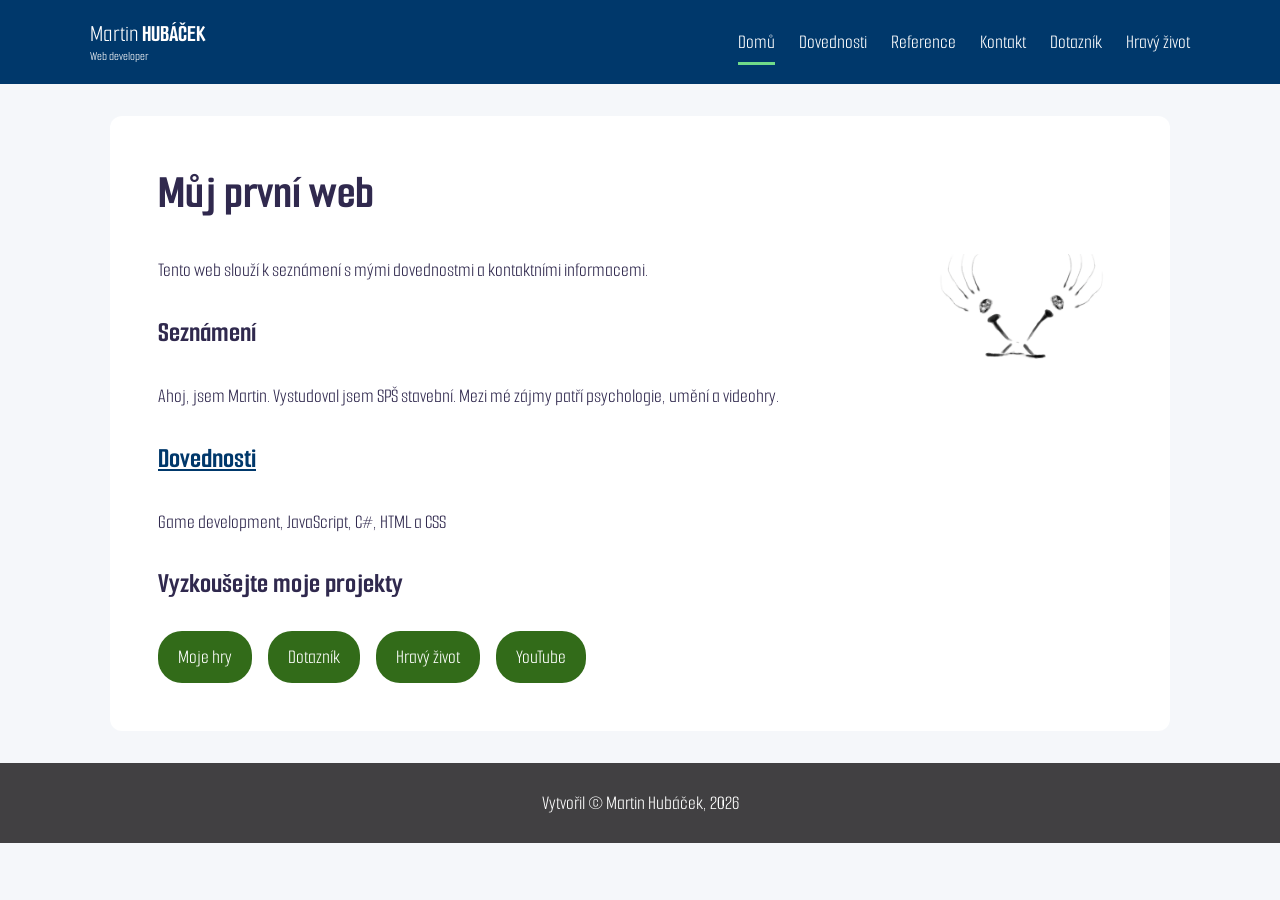
<file: index.html>
<!DOCTYPE html>
<html lang="cs">
<head><meta charset="utf-8"><meta name="viewport" content="width=device-width, initial-scale=1"><meta name="description" content="Osobní portfolio Martina Hubáčka: hry, weby a programování."><meta name="author" content="Martin Hubáček"><title>Martin Hubáček</title><link rel="stylesheet" href="styl.css"><link rel="icon" href="obrazky/person_circle_icon.ico"></head>
<body><a class="skip-link" href="#main">Přejít na obsah</a><header class="navigace"><a id="logo" href="index.html"><span>Martin <strong>Hubáček</strong></span><small>Web developer</small></a><nav aria-label="Hlavní navigace"><ul><li class="aktivni"><a href="index.html" aria-current="page">Domů</a></li><li><a href="dovednosti.html">Dovednosti</a></li><li><a href="reference.html">Reference</a></li><li><a href="kontakt.html">Kontakt</a></li><li><a href="js_projekt/Questionaire.html">Dotazník</a></li><li><a href="hravy_zivot/index.html">Hravý život</a></li></ul></nav></header>
<main id="main"><h1>Můj první web</h1>
<img src="obrazky/untitled.png" alt="Avatar Martina Hubáčka" class="avatar" width="200" height="200">
<p>Tento web slouží k seznámení s mými dovednostmi a kontaktními informacemi.</p>
<h2>Seznámení</h2><p>Ahoj, jsem Martin. Vystudoval jsem SPŠ stavební. Mezi mé zájmy patří psychologie, umění a videohry.</p>
<h2><a href="dovednosti.html">Dovednosti</a></h2><p>Game development, JavaScript, C#, HTML a CSS</p>
<h2>Vyzkoušejte moje projekty</h2><div class="project-links"><a href="reference.html" class="reference-tlacitko">Moje hry</a><a href="js_projekt/Questionaire.html" class="reference-tlacitko">Dotazník</a><a href="hravy_zivot/index.html" class="reference-tlacitko">Hravý život</a><a href="https://www.youtube.com/@MartinHubacek3" class="reference-tlacitko">YouTube</a></div></main><footer>Vytvořil &copy; Martin Hubáček, 2026</footer></body></html>
</file>
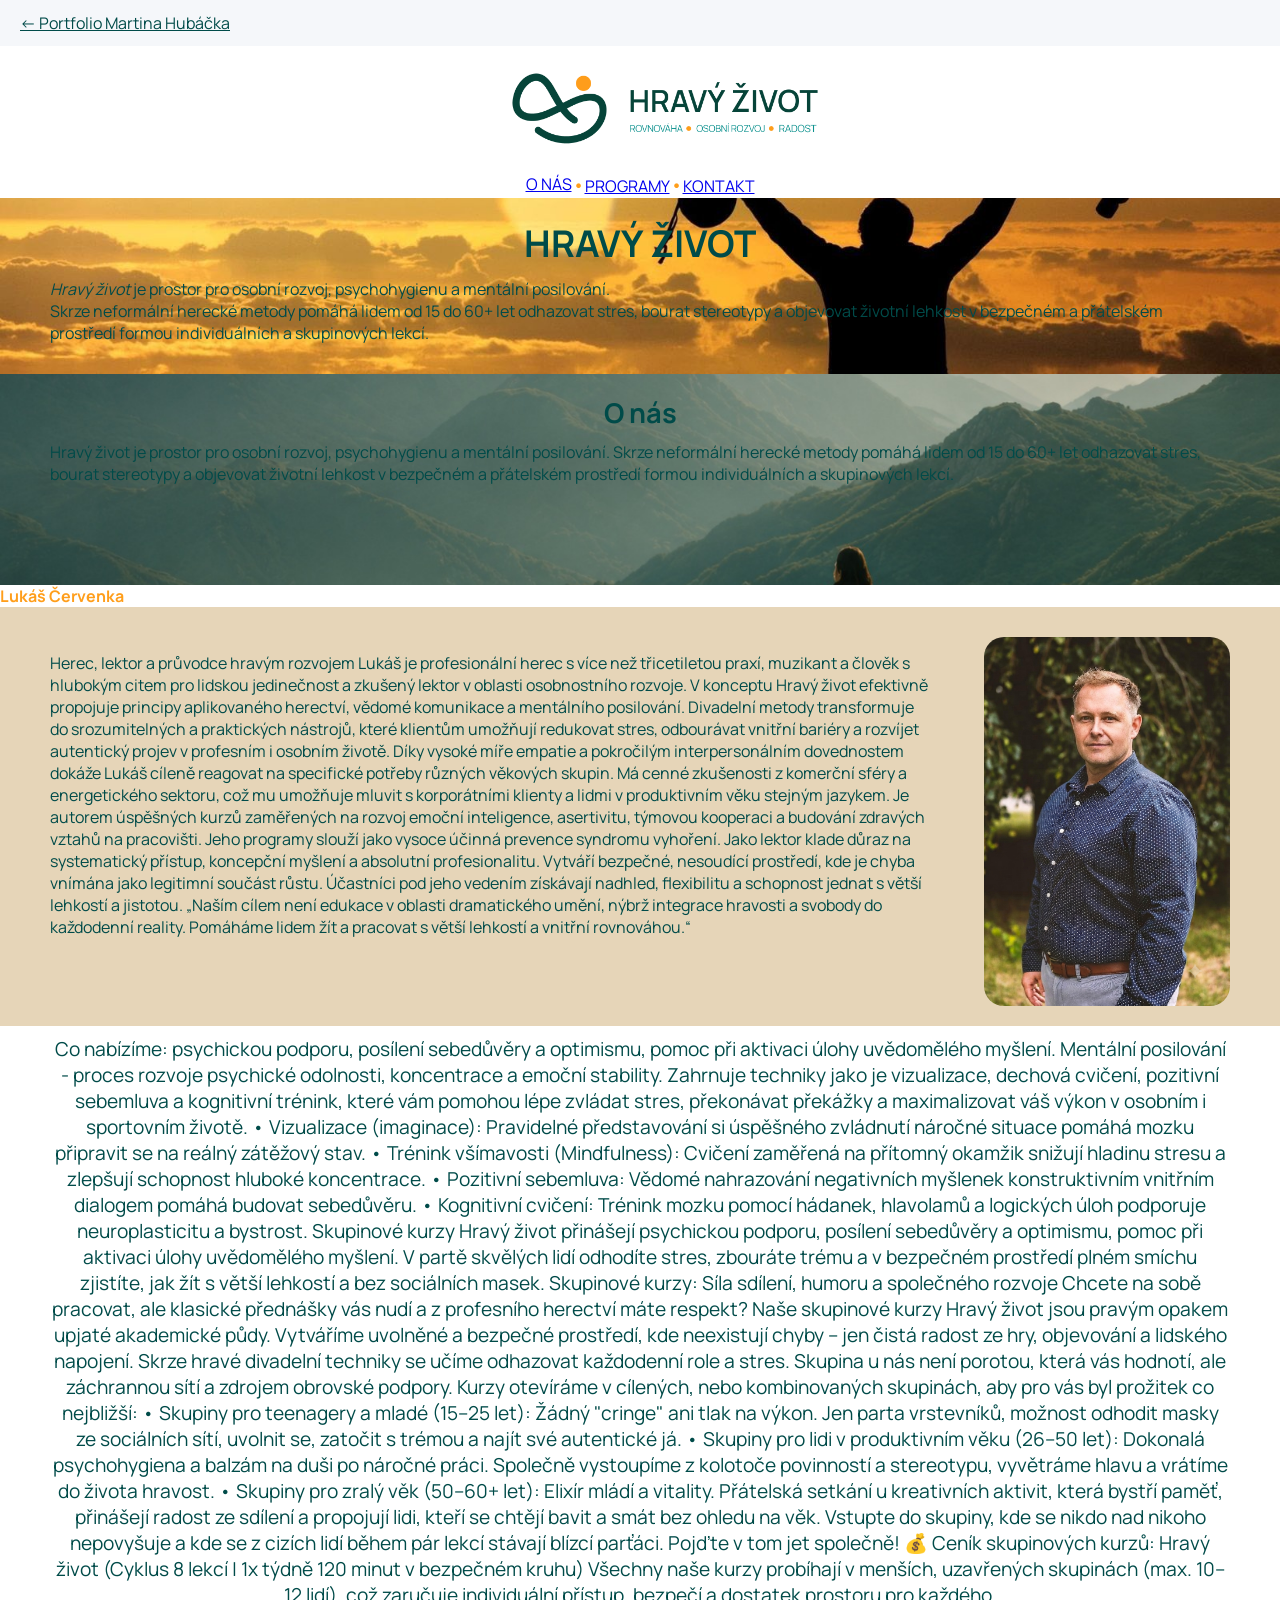
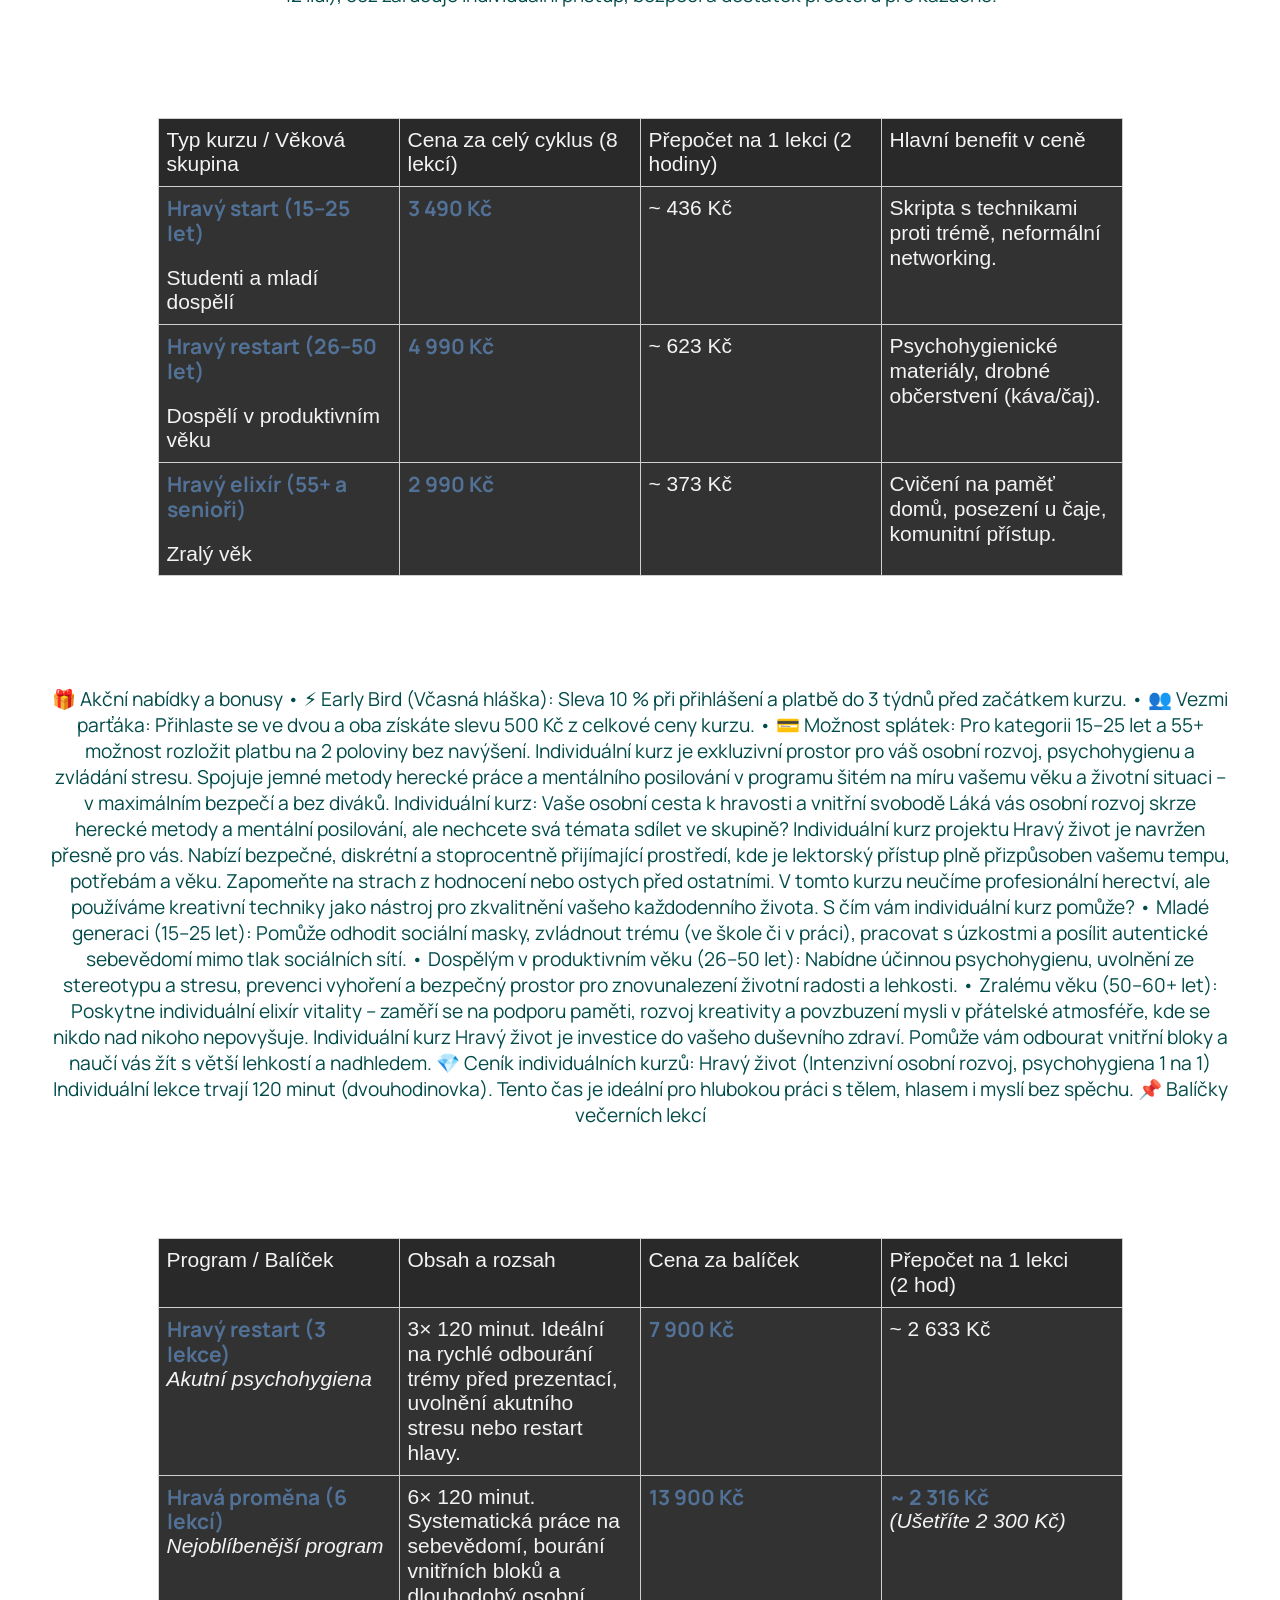
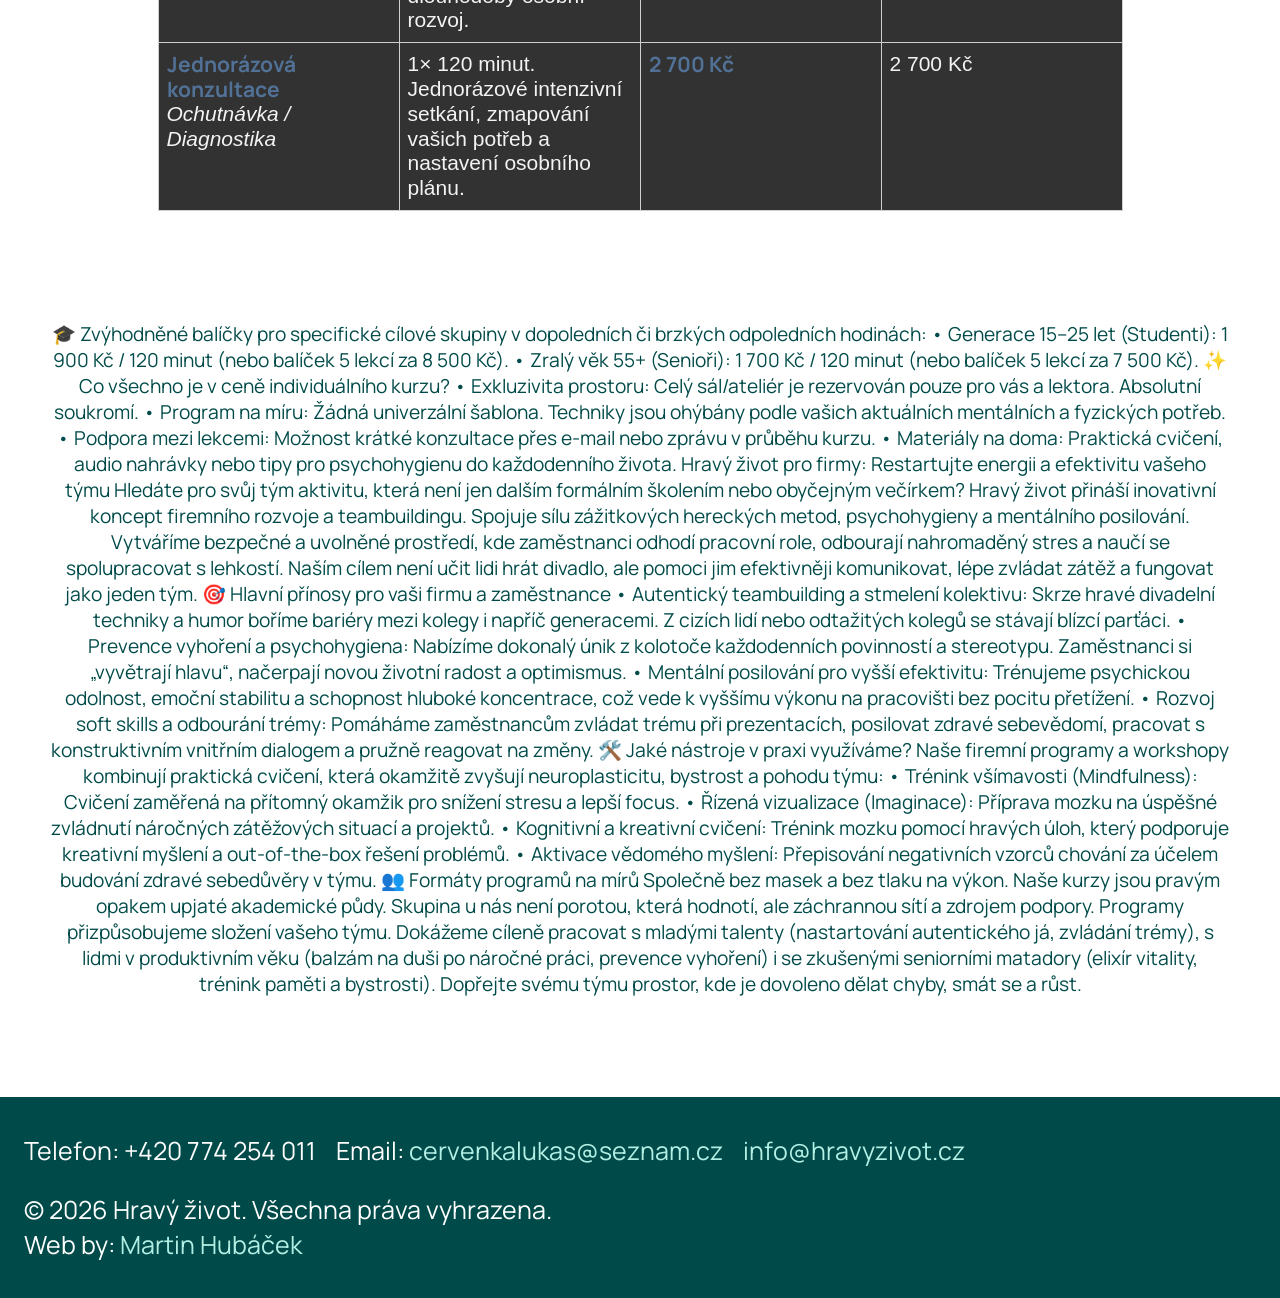
<file: hravy_zivot/index.html>
<!DOCTYPE html>
<html lang="cs">

<head>
    <meta charset="UTF-8">
    <meta name="viewport" content="width=device-width, initial-scale=1.0">
    <title>Hravý život</title>
    <meta name="description" content="Hravý život je prostor pro osobní rozvoj, psychohygienu a mentální posilování." />
    <meta name="keywords" content="osobní rozvoj, psychohygiena, mentální posilování, herecké metody" />
    <meta name="author" content="Martin Hubáček" />
    <link rel="shortcut icon" href="../obrazky/person_circle_icon.ico" />
    <link rel="stylesheet" href="hravy_zivot_styl.css" type="text/css" />
</head>

<body>
<a class="portfolio-link" href="../index.html">← Portfolio Martina Hubáčka</a>
    <header>
        <div class="box">
            <img id="logo" src="asety/Lukaš logo/PDF_křivky/loga-barva-2-PNG(1).png" alt="Logo" />
        </div>
        <nav class="box">
            <ul id="menu">
                <li><a href="#o_nas">O nás</a></li>
                <li><a href="#programy">Programy</a></li>
                <li><a href="#kontakt">Kontakt</a></li>
            </ul>
        </nav>
    </header>

    <article>
        <div id="seznameni">
            <h1>Hravý život</h1>
            <p>
                <em>Hravý život</em> je prostor pro osobní rozvoj, psychohygienu a mentální posilování.<br>
                Skrze neformální herecké
                metody
                pomáhá lidem od 15 do 60+ let odhazovat stres, bourat stereotypy a objevovat životní lehkost v bezpečném
                a
                přátelském prostředí formou individuálních a skupinových lekcí.
            </p>
        </div>

        <div id="o_nas">
            <h2>O nás</h2>
            <p>
                Hravý život je prostor pro osobní rozvoj, psychohygienu a mentální posilování.
                Skrze neformální herecké metody pomáhá lidem od 15 do 60+ let odhazovat stres,
                bourat stereotypy a objevovat životní lehkost v bezpečném a přátelském prostředí
                formou individuálních a skupinových lekcí.

            </p>
        </div>
        <p id="name"><b>Lukáš Červenka</b></p>
            <div class="lukas-text">
            <p>
                Herec, lektor a průvodce hravým rozvojem
                Lukáš je profesionální herec s více než třicetiletou praxí,
                muzikant a člověk s hlubokým citem pro lidskou jedinečnost
                a zkušený lektor v oblasti osobnostního rozvoje.
                V konceptu Hravý život efektivně propojuje principy
                aplikovaného herectví, vědomé komunikace a mentálního posilování.
                Divadelní metody transformuje do srozumitelných a
                praktických nástrojů, které klientům umožňují redukovat stres,
                odbourávat vnitřní bariéry a rozvíjet autentický projev v
                profesním i osobním životě. Díky vysoké míře empatie a
                pokročilým interpersonálním dovednostem dokáže
                Lukáš cíleně reagovat na specifické potřeby různých
                věkových skupin. Má cenné zkušenosti z komerční sféry
                a energetického sektoru, což mu umožňuje mluvit s
                korporátními klienty a lidmi v produktivním věku
                stejným jazykem. Je autorem úspěšných kurzů zaměřených
                na rozvoj emoční inteligence, asertivitu,
                týmovou kooperaci a budování zdravých vztahů
                na pracovišti. Jeho programy slouží jako vysoce
                účinná prevence syndromu vyhoření. Jako lektor
                klade důraz na systematický přístup, koncepční
                myšlení a absolutní profesionalitu.
                Vytváří bezpečné, nesoudící prostředí,
                kde je chyba vnímána jako legitimní součást
                růstu. Účastníci pod jeho vedením získávají
                nadhled, flexibilitu a schopnost jednat s
                větší lehkostí a jistotou. „Naším cílem není edukace
                v oblasti dramatického umění, nýbrž integrace
                hravosti a svobody do každodenní reality.
                Pomáháme lidem žít a pracovat s větší lehkostí a
                vnitřní rovnováhou.“

            </p>
            <img src="asety/obrazky/Lukáš_Dan.png" alt="Lukáš Červenka" loading="lazy" />
            </div>
        
        <div>
            <p class="nabidka" id = "programy">
                Co nabízíme:

                psychickou podporu, posílení sebedůvěry a optimismu, pomoc při aktivaci úlohy uvědomělého myšlení.

                Mentální posilování - proces rozvoje psychické odolnosti, koncentrace a emoční stability. Zahrnuje
                techniky jako je vizualizace, dechová cvičení, pozitivní sebemluva a kognitivní trénink, které vám
                pomohou lépe zvládat stres, překonávat překážky a maximalizovat váš výkon v osobním i sportovním životě.

                • Vizualizace (imaginace): Pravidelné představování si úspěšného zvládnutí náročné situace pomáhá mozku
                připravit se na reálný zátěžový stav.
                • Trénink všímavosti (Mindfulness): Cvičení zaměřená na přítomný okamžik snižují hladinu stresu a
                zlepšují schopnost hluboké koncentrace.
                • Pozitivní sebemluva: Vědomé nahrazování negativních myšlenek konstruktivním vnitřním dialogem pomáhá
                budovat sebedůvěru.
                • Kognitivní cvičení: Trénink mozku pomocí hádanek, hlavolamů a logických úloh podporuje neuroplasticitu
                a bystrost.


                Skupinové kurzy Hravý život přinášejí psychickou podporu, posílení sebedůvěry a optimismu, pomoc při
                aktivaci úlohy uvědomělého myšlení. V partě skvělých lidí odhodíte stres, zbouráte trému a v bezpečném
                prostředí plném smíchu zjistíte, jak žít s větší lehkostí a bez sociálních masek.

                Skupinové kurzy:
                Síla sdílení, humoru a společného rozvoje
                Chcete na sobě pracovat, ale klasické přednášky vás nudí a z profesního herectví máte respekt? Naše
                skupinové kurzy Hravý život jsou pravým opakem upjaté akademické půdy. Vytváříme uvolněné a bezpečné
                prostředí, kde neexistují chyby – jen čistá radost ze hry, objevování a lidského napojení.
                Skrze hravé divadelní techniky se učíme odhazovat každodenní role a stres. Skupina u nás není porotou,
                která vás hodnotí, ale záchrannou sítí a zdrojem obrovské podpory. Kurzy otevíráme v cílených, nebo
                kombinovaných skupinách, aby pro vás byl prožitek co nejbližší:

                • Skupiny pro teenagery a mladé (15–25 let): Žádný "cringe" ani tlak na výkon. Jen parta vrstevníků,
                možnost odhodit masky ze sociálních sítí, uvolnit se, zatočit s trémou a najít své autentické já.
                • Skupiny pro lidi v produktivním věku (26–50 let): Dokonalá psychohygiena a balzám na duši po náročné
                práci. Společně vystoupíme z kolotoče povinností a stereotypu, vyvětráme hlavu a vrátíme do života
                hravost.
                • Skupiny pro zralý věk (50–60+ let): Elixír mládí a vitality. Přátelská setkání u kreativních aktivit,
                která bystří paměť, přinášejí radost ze sdílení a propojují lidi, kteří se chtějí bavit a smát bez
                ohledu na věk.

                Vstupte do skupiny, kde se nikdo nad nikoho nepovyšuje a kde se z cizích lidí během pár lekcí stávají
                blízcí parťáci. Pojďte v tom jet společně!

                💰 Ceník skupinových kurzů: Hravý život
                (Cyklus 8 lekcí | 1x týdně 120 minut v bezpečném kruhu)
                Všechny naše kurzy probíhají v menších, uzavřených skupinách (max. 10–12 lidí), což zaručuje
                individuální přístup, bezpečí a dostatek prostoru pro každého.

            </p>
        </div>
        <div class="nabidka">
            <table>
                <thead>
                    <tr>
                        <th>Typ kurzu / Věková skupina</th>
                        <th>Cena za celý cyklus (8 lekcí)</th>
                        <th>Přepočet na 1 lekci (2 hodiny)</th>
                        <th>Hlavní benefit v ceně</th>
                    </tr>
                </thead>

                <tbody>
                    <tr>
                        <td>
                            <strong>Hravý start (15–25 let)</strong>
                            <span>Studenti a mladí dospělí</span>
                        </td>
                        <td><strong>3 490 Kč</strong></td>
                        <td>~ 436 Kč</td>
                        <td>Skripta s technikami proti trémě, neformální networking.</td>
                    </tr>

                    <tr>
                        <td>
                            <strong>Hravý restart (26–50 let)</strong>
                            <span>Dospělí v produktivním věku</span>
                        </td>
                        <td><strong>4 990 Kč</strong></td>
                        <td>~ 623 Kč</td>
                        <td>
                            Psychohygienické materiály, drobné občerstvení (káva/čaj).
                        </td>
                    </tr>

                    <tr>
                        <td>
                            <strong>Hravý elixír (55+ a senioři)</strong>
                            <span>Zralý věk</span>
                        </td>
                        <td><strong>2 990 Kč</strong></td>
                        <td>~ 373 Kč</td>
                        <td>
                            Cvičení na paměť domů, posezení u čaje, komunitní přístup.
                        </td>
                    </tr>
                </tbody>
            </table>
        </div>
        <div class="nabidka">
            🎁 Akční nabídky a bonusy
            • ⚡ Early Bird (Včasná hláška): Sleva 10 % při přihlášení a platbě do 3 týdnů před začátkem kurzu.
            • 👥 Vezmi parťáka: Přihlaste se ve dvou a oba získáte slevu 500 Kč z celkové ceny kurzu.
            • 💳 Možnost splátek: Pro kategorii 15–25 let a 55+ možnost rozložit platbu na 2 poloviny bez navýšení.



            Individuální kurz je exkluzivní prostor pro váš osobní rozvoj, psychohygienu a zvládání stresu. Spojuje
            jemné metody herecké práce a mentálního posilování v programu šitém na míru vašemu věku a životní situaci –
            v maximálním bezpečí a bez diváků.

            Individuální kurz:
            Vaše osobní cesta k hravosti a vnitřní svobodě
            Láká vás osobní rozvoj skrze herecké metody a mentální posilování, ale nechcete svá témata sdílet ve
            skupině? Individuální kurz projektu Hravý život je navržen přesně pro vás. Nabízí bezpečné, diskrétní a
            stoprocentně přijímající prostředí, kde je lektorský přístup plně přizpůsoben vašemu tempu, potřebám a věku.
            Zapomeňte na strach z hodnocení nebo ostych před ostatními. V tomto kurzu neučíme profesionální herectví,
            ale používáme kreativní techniky jako nástroj pro zkvalitnění vašeho každodenního života.
            S čím vám individuální kurz pomůže?
            • Mladé generaci (15–25 let): Pomůže odhodit sociální masky, zvládnout trému (ve škole či v práci), pracovat
            s úzkostmi a posílit autentické sebevědomí mimo tlak sociálních sítí.
            • Dospělým v produktivním věku (26–50 let): Nabídne účinnou psychohygienu, uvolnění ze stereotypu a stresu,
            prevenci vyhoření a bezpečný prostor pro znovunalezení životní radosti a lehkosti.
            • Zralému věku (50–60+ let): Poskytne individuální elixír vitality – zaměří se na podporu paměti, rozvoj
            kreativity a povzbuzení mysli v přátelské atmosféře, kde se nikdo nad nikoho nepovyšuje.
            Individuální kurz Hravý život je investice do vašeho duševního zdraví. Pomůže vám odbourat vnitřní bloky a
            naučí vás žít s větší lehkostí a nadhledem.

            💎 Ceník individuálních kurzů: Hravý život
            (Intenzivní osobní rozvoj, psychohygiena 1 na 1)
            Individuální lekce trvají 120 minut (dvouhodinovka). Tento čas je ideální pro hlubokou práci s tělem, hlasem
            i myslí bez spěchu.

            📌 Balíčky večerních lekcí

        </div>
        <div>
            <table class="program-table">
                <thead>
                    <tr>
                        <th>Program / Balíček</th>
                        <th>Obsah a rozsah</th>
                        <th>Cena za balíček</th>
                        <th>Přepočet na 1 lekci<br>(2 hod)</th>
                    </tr>
                </thead>

                <tbody>
                    <tr>
                        <td>
                            <strong>Hravý restart (3 lekce)</strong>
                            <em>Akutní psychohygiena</em>
                        </td>

                        <td>
                            3× 120 minut. Ideální na rychlé odbourání trémy před prezentací,
                            uvolnění akutního stresu nebo restart hlavy.
                        </td>

                        <td>
                            <strong>7 900 Kč</strong>
                        </td>

                        <td>
                            ~ 2 633 Kč
                        </td>
                    </tr>

                    <tr>
                        <td>
                            <strong>Hravá proměna (6 lekcí)</strong>
                            <em>Nejoblíbenější program</em>
                        </td>

                        <td>
                            6× 120 minut. Systematická práce na sebevědomí, bourání vnitřních
                            bloků a dlouhodobý osobní rozvoj.
                        </td>

                        <td>
                            <strong>13 900 Kč</strong>
                        </td>

                        <td>
                            <strong>~ 2 316 Kč</strong>
                            <em class="inline-note">(Ušetříte 2 300 Kč)</em>
                        </td>
                    </tr>

                    <tr>
                        <td>
                            <strong>Jednorázová konzultace</strong>
                            <em>Ochutnávka / Diagnostika</em>
                        </td>

                        <td>
                            1× 120 minut. Jednorázové intenzivní setkání, zmapování vašich potřeb
                            a nastavení osobního plánu.
                        </td>

                        <td>
                            <strong>2 700 Kč</strong>
                        </td>

                        <td>
                            2 700 Kč
                        </td>
                    </tr>
                </tbody>
            </table>
        </div>
        <div class="nabidka">
            🎓 Zvýhodněné balíčky pro specifické cílové skupiny v dopoledních či brzkých odpoledních hodinách:

•	Generace 15–25 let (Studenti): 1 900 Kč / 120 minut (nebo balíček 5 lekcí za 8 500 Kč).
•	Zralý věk 55+ (Senioři): 1 700 Kč / 120 minut (nebo balíček 5 lekcí za 7 500 Kč).

✨ Co všechno je v ceně individuálního kurzu?

•	Exkluzivita prostoru: Celý sál/ateliér je rezervován pouze pro vás a lektora. Absolutní soukromí.
•	Program na míru: Žádná univerzální šablona. Techniky jsou ohýbány podle vašich aktuálních mentálních a fyzických potřeb.
•	Podpora mezi lekcemi: Možnost krátké konzultace přes e-mail nebo zprávu v průběhu kurzu.
•	Materiály na doma: Praktická cvičení, audio nahrávky nebo tipy pro psychohygienu do každodenního života.


Hravý život pro firmy: Restartujte energii a efektivitu vašeho týmu
Hledáte pro svůj tým aktivitu, která není jen dalším formálním školením nebo obyčejným večírkem? Hravý život přináší inovativní koncept firemního rozvoje a teambuildingu. Spojuje sílu zážitkových hereckých metod, psychohygieny a mentálního posilování.
Vytváříme bezpečné a uvolněné prostředí, kde zaměstnanci odhodí pracovní role, odbourají nahromaděný stres a naučí se spolupracovat s lehkostí. Naším cílem není učit lidi hrát divadlo, ale pomoci jim efektivněji komunikovat, lépe zvládat zátěž a fungovat jako jeden tým.
🎯 Hlavní přínosy pro vaši firmu a zaměstnance
•	Autentický teambuilding a stmelení kolektivu: Skrze hravé divadelní techniky a humor boříme bariéry mezi kolegy i napříč generacemi. Z cizích lidí nebo odtažitých kolegů se stávají blízcí parťáci.
•	Prevence vyhoření a psychohygiena: Nabízíme dokonalý únik z kolotoče každodenních povinností a stereotypu. Zaměstnanci si „vyvětrají hlavu“, načerpají novou životní radost a optimismus.
•	Mentální posilování pro vyšší efektivitu: Trénujeme psychickou odolnost, emoční stabilitu a schopnost hluboké koncentrace, což vede k vyššímu výkonu na pracovišti bez pocitu přetížení.
•	Rozvoj soft skills a odbourání trémy: Pomáháme zaměstnancům zvládat trému při prezentacích, posilovat zdravé sebevědomí, pracovat s konstruktivním vnitřním dialogem a pružně reagovat na změny.
🛠️ Jaké nástroje v praxi využíváme?
Naše firemní programy a workshopy kombinují praktická cvičení, která okamžitě zvyšují neuroplasticitu, bystrost a pohodu týmu:
•	Trénink všímavosti (Mindfulness): Cvičení zaměřená na přítomný okamžik pro snížení stresu a lepší focus.
•	Řízená vizualizace (Imaginace): Příprava mozku na úspěšné zvládnutí náročných zátěžových situací a projektů.
•	Kognitivní a kreativní cvičení: Trénink mozku pomocí hravých úloh, který podporuje kreativní myšlení a out-of-the-box řešení problémů.
•	Aktivace vědomého myšlení: Přepisování negativních vzorců chování za účelem budování zdravé sebedůvěry v týmu.
👥 Formáty programů na mírů
Společně bez masek a bez tlaku na výkon. Naše kurzy jsou pravým opakem upjaté akademické půdy. Skupina u nás není porotou, která hodnotí, ale záchrannou sítí a zdrojem podpory.
Programy přizpůsobujeme složení vašeho týmu. Dokážeme cíleně pracovat s mladými talenty (nastartování autentického já, zvládání trémy), s lidmi v produktivním věku (balzám na duši po náročné práci, prevence vyhoření) i se zkušenými seniorními matadory (elixír vitality, trénink paměti a bystrosti).
Dopřejte svému týmu prostor, kde je dovoleno dělat chyby, smát se a růst. 

        </div>
    </article>



<footer id ="kontakt">
    <div id= "first-row">
    <p>Telefon: +420 774 254 011</p>
    <p>Email: <a href="mailto:cervenkalukas@seznam.cz">cervenkalukas@seznam.cz</a></p>
    <a href="mailto:info@hravyzivot.cz">info@hravyzivot.cz</a>
    </div>
    <div id = "new-row">
    <p>&copy; 2026 Hravý život. Všechna práva vyhrazena.</p>
    <p>Web by: <a href="https://www.martinhubacek3.cz">Martin Hubáček</a></p>
    </div>
</footer>

</body>
</html>
</file>
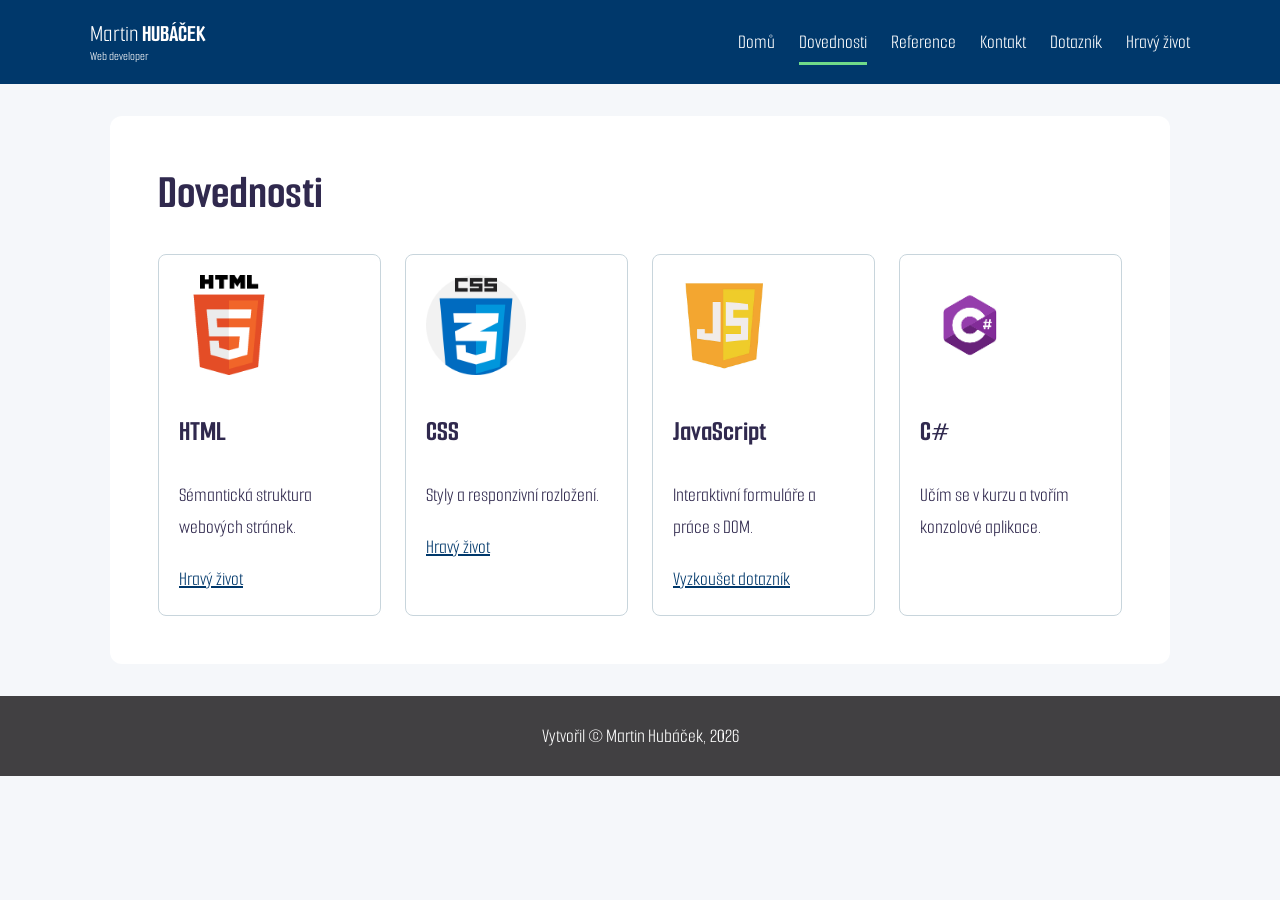
<file: dovednosti.html>
<!DOCTYPE html>
<html lang="cs">
<head><meta charset="utf-8"><meta name="viewport" content="width=device-width, initial-scale=1"><meta name="description" content="Osobní portfolio Martina Hubáčka: hry, weby a programování."><meta name="author" content="Martin Hubáček"><title>Dovednosti</title><link rel="stylesheet" href="styl.css"><link rel="icon" href="obrazky/person_circle_icon.ico"></head>
<body><a class="skip-link" href="#main">Přejít na obsah</a><header class="navigace"><a id="logo" href="index.html"><span>Martin <strong>Hubáček</strong></span><small>Web developer</small></a><nav aria-label="Hlavní navigace"><ul><li><a href="index.html">Domů</a></li><li class="aktivni"><a href="dovednosti.html" aria-current="page">Dovednosti</a></li><li><a href="reference.html">Reference</a></li><li><a href="kontakt.html">Kontakt</a></li><li><a href="js_projekt/Questionaire.html">Dotazník</a></li><li><a href="hravy_zivot/index.html">Hravý život</a></li></ul></nav></header>
<main id="main"><h1>Dovednosti</h1><div class="skills-grid">
<section><img class="ikony" src="obrazky/html.png" alt="" width="100" height="100"><h2>HTML</h2><p>Sémantická struktura webových stránek.</p><a href="hravy_zivot/index.html">Hravý život</a></section>
<section><img class="ikony" src="obrazky/css.png" alt="" width="100" height="100"><h2>CSS</h2><p>Styly a responzivní rozložení.</p><a href="hravy_zivot/index.html">Hravý život</a></section>
<section><img class="ikony" src="obrazky/javaScript.jpg" alt="" width="100" height="100"><h2>JavaScript</h2><p>Interaktivní formuláře a práce s DOM.</p><a href="js_projekt/Questionaire.html">Vyzkoušet dotazník</a></section>
<section><img class="ikony" src="obrazky/cSharp.png" alt="" width="100" height="100"><h2>C#</h2><p>Učím se v kurzu a tvořím konzolové aplikace.</p></section></div></main><footer>Vytvořil &copy; Martin Hubáček, 2026</footer></body></html>
</file>
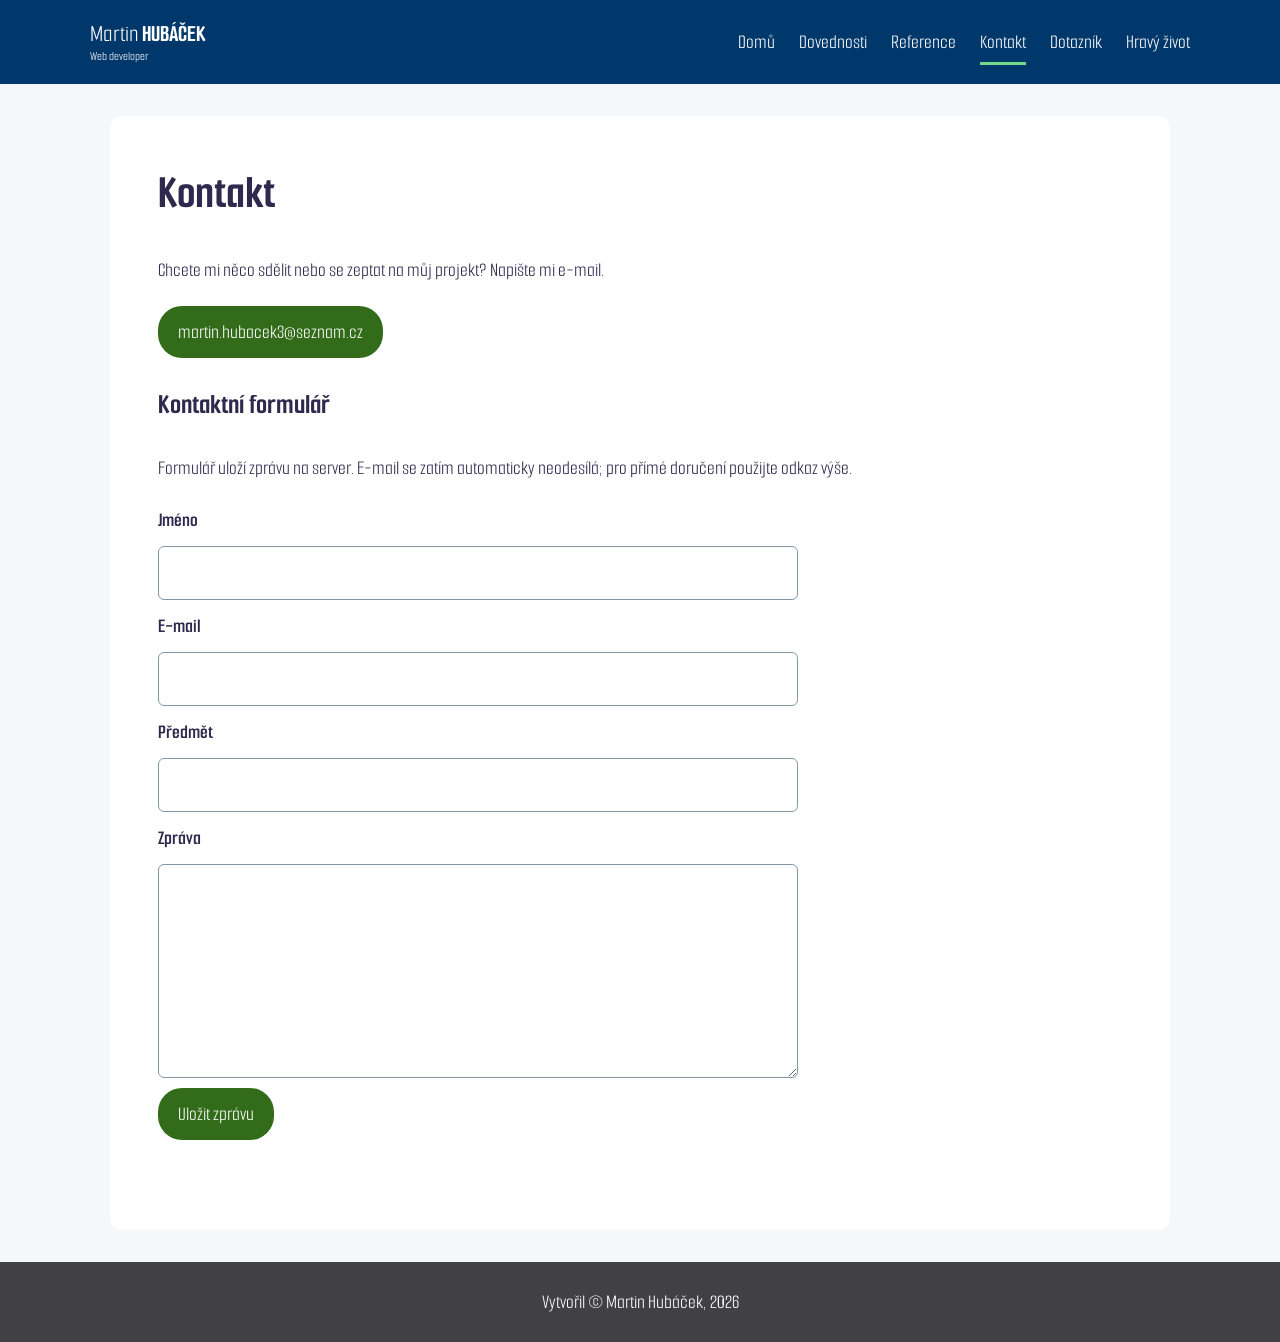
<file: kontakt.html>
<!DOCTYPE html>
<html lang="cs">
<head><meta charset="utf-8"><meta name="viewport" content="width=device-width, initial-scale=1"><meta name="description" content="Osobní portfolio Martina Hubáčka: hry, weby a programování."><meta name="author" content="Martin Hubáček"><title>Kontakt</title><link rel="stylesheet" href="styl.css"><link rel="icon" href="obrazky/person_circle_icon.ico"><script src="contact.js" defer></script></head>
<body><a class="skip-link" href="#main">Přejít na obsah</a><header class="navigace"><a id="logo" href="index.html"><span>Martin <strong>Hubáček</strong></span><small>Web developer</small></a><nav aria-label="Hlavní navigace"><ul><li><a href="index.html">Domů</a></li><li><a href="dovednosti.html">Dovednosti</a></li><li><a href="reference.html">Reference</a></li><li class="aktivni"><a href="kontakt.html" aria-current="page">Kontakt</a></li><li><a href="js_projekt/Questionaire.html">Dotazník</a></li><li><a href="hravy_zivot/index.html">Hravý život</a></li></ul></nav></header>
<main id="main"><h1>Kontakt</h1><p>Chcete mi něco sdělit nebo se zeptat na můj projekt? Napište mi e-mail.</p><p><a class="reference-tlacitko" href="mailto:martin.hubacek3@seznam.cz">martin.hubacek3@seznam.cz</a></p><section aria-labelledby="contact-heading">
<h2 id="contact-heading">Kontaktní formulář</h2>
<p>Formulář uloží zprávu na server. E-mail se zatím automaticky neodesílá; pro přímé doručení použijte odkaz výše.</p>
<form id="contact-form">
<label for="contact-name">Jméno</label><input id="contact-name" name="name" autocomplete="name" required maxlength="100">
<label for="contact-email">E-mail</label><input id="contact-email" name="email" type="email" autocomplete="email" required maxlength="254">
<label for="contact-subject">Předmět</label><input id="contact-subject" name="subject" required maxlength="150">
<label for="contact-message">Zpráva</label><textarea id="contact-message" name="message" rows="6" required maxlength="4000"></textarea>
<button type="submit">Uložit zprávu</button>
<p id="contact-status" role="status" aria-live="polite"></p>
</form>
<noscript>Pro použití formuláře zapněte JavaScript nebo napište e-mail pomocí odkazu výše.</noscript>
</section></main><footer>Vytvořil &copy; Martin Hubáček, 2026</footer></body></html>
</file>
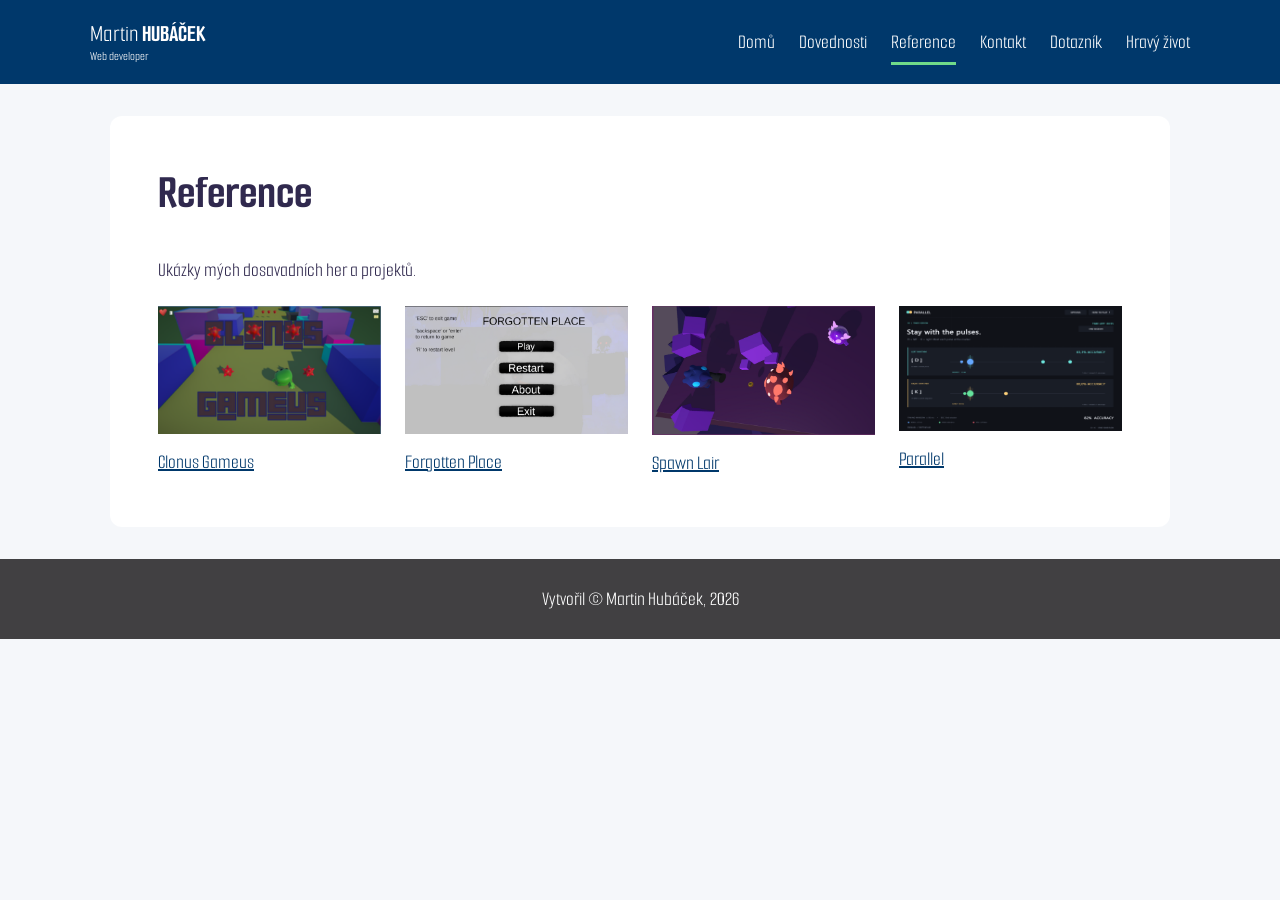
<file: reference.html>
<!DOCTYPE html>
<html lang="cs">
<head><meta charset="utf-8"><meta name="viewport" content="width=device-width, initial-scale=1"><meta name="description" content="Osobní portfolio Martina Hubáčka: hry, weby a programování."><meta name="author" content="Martin Hubáček"><title>Reference</title><link rel="stylesheet" href="styl.css"><link rel="icon" href="obrazky/person_circle_icon.ico"></head>
<body><a class="skip-link" href="#main">Přejít na obsah</a><header class="navigace"><a id="logo" href="index.html"><span>Martin <strong>Hubáček</strong></span><small>Web developer</small></a><nav aria-label="Hlavní navigace"><ul><li><a href="index.html">Domů</a></li><li><a href="dovednosti.html">Dovednosti</a></li><li class="aktivni"><a href="reference.html" aria-current="page">Reference</a></li><li><a href="kontakt.html">Kontakt</a></li><li><a href="js_projekt/Questionaire.html">Dotazník</a></li><li><a href="hravy_zivot/index.html">Hravý život</a></li></ul></nav></header>
<main id="main"><h1>Reference</h1><p>Ukázky mých dosavadních her a projektů.</p><div id="reference" class="games-grid">
<a href="https://gamedevhound.itch.io/clonus-gameus"><img src="obrazky/clonus_gameus.png" alt="Clonus Gameus" loading="lazy"><span>Clonus Gameus</span></a>
<a href="https://gamedevhound.itch.io/forgotten-place"><img src="obrazky/forgotten_place.png" alt="Forgotten Place" loading="lazy"><span>Forgotten Place</span></a>
<a href="https://gamedevhound.itch.io/spawn-lair"><img src="obrazky/Spawn_Lair.png" alt="Spawn Lair" loading="lazy"><span>Spawn Lair</span></a>
<a href="https://gamedevhound.itch.io/parallel"><img src="obrazky/1.png" alt="Parallel" loading="lazy"><span>Parallel</span></a>
</div></main>
<footer>Vytvořil &copy; Martin Hubáček, 2026</footer></body></html>
</file>
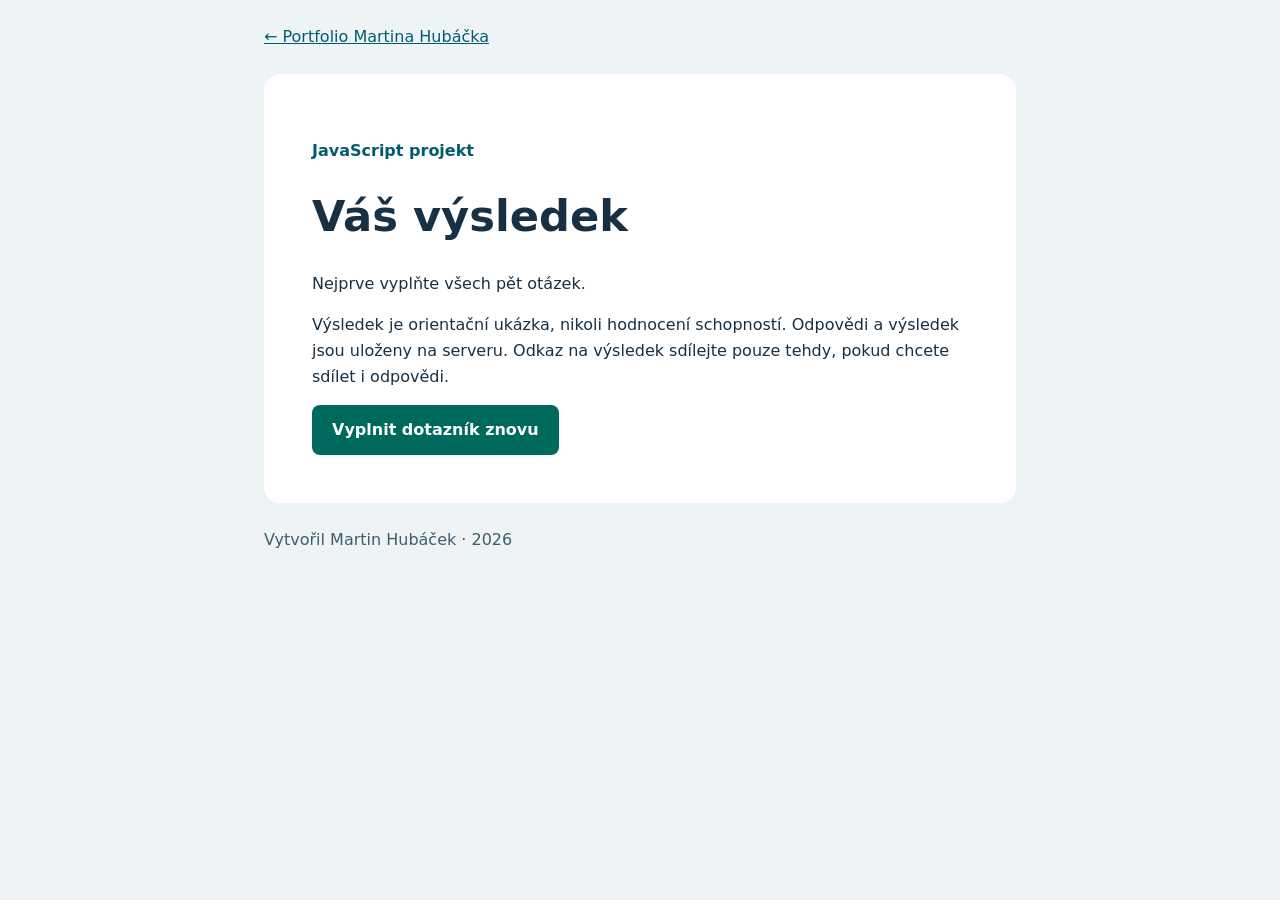
<file: js_projekt/answer.html>
<!DOCTYPE html>
<html lang="cs">
<head><meta charset="utf-8"><meta name="viewport" content="width=device-width, initial-scale=1"><title>Výsledek dotazníku</title><link rel="stylesheet" href="projektStyle.css"><script src="questionnaire.js" defer></script></head>
<body><header><a href="../index.html">← Portfolio Martina Hubáčka</a></header><main>
<p class="eyebrow">JavaScript projekt</p><h1>Váš výsledek</h1>
<section id="result" aria-live="polite"><p>Nejprve vyplňte všech pět otázek.</p></section>
<p>Výsledek je orientační ukázka, nikoli hodnocení schopností. Odpovědi a výsledek jsou uloženy na serveru. Odkaz na výsledek sdílejte pouze tehdy, pokud chcete sdílet i odpovědi.</p>
<a class="button" href="Questionaire.html">Vyplnit dotazník znovu</a><noscript>Pro zobrazení výsledku zapněte JavaScript.</noscript>
</main><footer>Vytvořil Martin Hubáček · 2026</footer></body></html>
</file>
<file: styl.css>
@font-face { font-family: Smooch_Sans; src: url("fonty/Smooch_Sans/SmoochSans-VariableFont_wght.ttf"); font-weight: 100 900; font-display: swap; }
* { box-sizing: border-box; }
body { margin: 0; font-family: Smooch_Sans, system-ui, sans-serif; font-size: 1.25rem; line-height: 1.6; color: #30294e; background: #f5f7fa; }
a { color: #00386b; overflow-wrap: anywhere; }
.navigace { background: #00386b; color: white; display: flex; align-items: center; justify-content: space-between; flex-wrap: wrap; gap: 16px; padding: 20px max(20px, calc((100vw - 1100px) / 2)); }
#logo { color: white; text-decoration: none; display: flex; flex-direction: column; line-height: 1.2; font-size: 1.5rem; }
#logo strong { text-transform: uppercase; }
#logo small { font-size: .8rem; }
nav ul { display: flex; flex-wrap: wrap; gap: 12px 24px; list-style: none; padding: 0; margin: 0; }
nav a { color: white; text-decoration: none; padding: 8px 0; }
nav a:hover, .aktivni a { border-bottom: 3px solid #70db89; }
main { max-width: 1060px; margin: 32px auto; padding: clamp(20px, 4vw, 48px); background: white; border-radius: 12px; display: flow-root; }
h1 { font-size: clamp(2rem, 5vw, 3rem); line-height: 1.2; margin-top: 0; }
h2 { font-size: 1.8rem; }
img { max-width: 100%; height: auto; }
.avatar { float: right; width: 200px; margin: 0 0 24px 24px; }
.project-links { display: flex; flex-wrap: wrap; gap: 16px; clear: both; }
.reference-tlacitko { display: inline-block; background: #326b19; color: white; padding: 10px 20px; border-radius: 24px; text-decoration: none; }
.reference-tlacitko:hover { background: #254f13; }
.skills-grid, .games-grid { display: grid; grid-template-columns: repeat(auto-fit, minmax(min(100%, 210px), 1fr)); gap: 24px; }
.skills-grid section { padding: 20px; border: 1px solid #c8d5dc; border-radius: 8px; }
.ikony { width: 100px; height: 100px; object-fit: contain; }
.games-grid a { display: flex; flex-direction: column; gap: 12px; }
footer { text-align: center; background: #414042; color: white; padding: 24px; }
:focus-visible { outline: 3px solid #ef6534; outline-offset: 4px; }
.skip-link { position: absolute; left: 16px; top: -100px; padding: 8px; background: white; }
.skip-link:focus { top: 8px; }
@media (max-width: 600px) { .navigace { flex-direction: column; align-items: flex-start; } main { margin: 16px 0; border-radius: 0; } .avatar { float: none; display: block; margin: 0 auto 24px; } }
#contact-form { max-width: 640px; display: grid; gap: 10px; }
#contact-form label { font-weight: 650; }
#contact-form input, #contact-form textarea { width: 100%; min-width: 0; font: inherit; color: inherit; padding: 10px 12px; border: 1px solid #8797aa; border-radius: 6px; }
#contact-form textarea { resize: vertical; }
#contact-form button { justify-self: start; font: inherit; cursor: pointer; padding: 10px 20px; border: 0; border-radius: 24px; background: #326b19; color: white; }
#contact-form button:disabled { opacity: .6; cursor: wait; }
#contact-status { min-height: 1.6em; margin: 0; }
</file>
<file: hravy_zivot/hravy_zivot_styl.css>
@font-face {
    font-family:Manrope;
    src: url(asety/Font/Manrope\ font/Manrope-VariableFont_wght.ttf);
        font-weight: 100 900;
    font-display: swap;

}
* {
    margin: 0;
    padding: 0;
    box-sizing: border-box;
}
ul,ol {
    list-style: none;
}
body {
    font-family: "Manrope", system-ui, sans-serif;
    background: #ffffff;
    color: #004B49;
    margin: 0;
    padding: 0;
}   
html {
    background: #00857A;
}
#logo {
    width: 100%;
    max-width: 350px;
    min-width: 150px;
    margin: 0 0 0 50px;
    display: flex;
    align-items: center;
}
.lukas-text {
    width: 100%;
    height: auto;
    padding: 30px 50px 20px 0px;
    box-sizing: border-box;
    display: flex;
    justify-content: center;
    background-color: #E6D5B8;
}
.lukas-text img {
  display: block;
  max-width: 20%;
  height: auto;
  object-fit: contain;
  border-radius: 20px;
}
.lukas-text p {
  display: block;
  max-width: 100%;
  height: auto;
  object-fit: contain;
  margin: 15px 50px 0 50px;
}
header{
    background: #ffffff;
}
 div.box{
    display: flex;
    align-items: center;
    justify-content: center;
    padding: 0px 0px 0px 0px;
}
#menu {
    display: flex;
    align-items: center;
    justify-content: center;
    gap: 0px;
    list-style: none;
    padding: 0;
    text-decoration: none;
    text-transform: uppercase;
}
#menu li:not(:first-child)::before {
    color: #FF9E1B;
    content: "•";
    font-size: 20px;
    margin-right: 0px;
}
#name {
    /*height: 100%;*/
    margin: 0 0 0 0;
    display: flex;
    color:#FF9E1B;
}
div {
    padding: 10px 50px 100px 50px;
    margin: 0 auto;
}
div#seznameni{
        padding: 10px 50px 30px 50px;
}
#seznameni {
    width: 100%;
    height: auto;
    display: block;
    background-image: url("asety/obrazky/WhatsApp Image 2026-06-30 at 11.03.13.jpeg");
    background-size: cover;
    background-position: center;
    background-repeat: no-repeat;
}
#o_nas {
    width: 100%;
    height: auto;
    display: block;
    background-image: url("asety/obrazky/priroda.jpeg");
    background-size: cover;
    background-position: center;
    background-repeat: no-repeat;
}
h1,h2, h3, h4, h5, h6 {
    text-align : center;
    color: #004B49;
    font-family: "Manrope", system-ui, sans-serif;
    /*text-shadow: 1px 1px 0 #ffffff,3px 3px 3px #cacaca;*/
    padding: 10px 0;
}
h2{
    font-size: 1.7em;
}
article h1 {
    margin: 0;
    font-size: 2.3em;
    font-weight: bold;
    text-transform: uppercase;
    width: max-content;
}
.nabidka {
    text-align: center;
    font-size: 1.2em;
    color: #004B49;
    font-family: "Manrope", system-ui, sans-serif;
}
table {
  width: min(100%, 965px);
  margin: 0 auto;
  border-collapse: collapse;
  table-layout: fixed;
  background: #292929;
  color: #f3f3f3;
  font-family: Arial, sans-serif;
  font-size: 21px;
}

th,
td {
  width: 25%;
  padding: 9px 8px;
  border: 1px solid #cfcfcf;
  text-align: left;
  vertical-align: top;
  line-height: 1.18;
}

th {
  font-weight: 400;
  background: #292929;
}

td {
  background: #323232;
}

td strong {
  display: block;
}

td span {
  display: block;
  margin-top: 20px;
}
strong {
    color: #527197;
    font-family: "Manrope", system-ui, sans-serif;
}
.avatar {
    float: right;
    width: 200px;
    padding-left: 10px;
}
.prostredni {
    background: #ffffff;
}
article section p {
    line-height: 1.4em;
    margin: 0 auto;
    margin-bottom: 1.5em;
    line-height: 1.8em;
}
/*article section a {
    color: #EF6534;
}*/
.cistic {
    clear: both;
}
.reference-tlacitko {
    background: #70B73A;
    color: #004B49;
    font-size: 0.9em;
    text-transform: uppercase;
    text-decoration: none;
    padding: 10px 15px;
    border-radius: 50px;
}
footer {
    color: rgb(255, 255, 255);
    background: #004B49;
    padding: 50px 0 0 50px;
    font-size: 25px;
}
#first-row {
display: flex;
flex-direction: row;
flex-wrap: wrap;
gap: 20px;
height: auto;
flex: 0 0 100%;
width: 100%;
}
#new-row {
  height: auto;
  flex: 0 0 100%;
  width: 100%;
}
footer a {
    color: #00857A;
    text-decoration: none;
}
.vlevo {
    float: left;
}

.centrovany {
    text-align: center;
}

#first-row, #new-row { padding: 12px 0; }
footer { padding: 24px; }
footer a { color: #b2efe5; overflow-wrap: anywhere; }
article h1 { width: auto; }
:focus-visible { outline: 3px solid #be5700; outline-offset: 3px; }
@media (max-width: 700px) {
  div { padding: 20px; }
  #logo { margin: 0 auto; }
  .lukas-text { flex-direction: column; padding: 20px; gap: 20px; }
  .lukas-text p { margin: 0; }
  .lukas-text img { max-width: 100%; width: 260px; margin: auto; }
  table { font-size: 14px; overflow-wrap: anywhere; }
  th, td { padding: 6px; }
  footer { font-size: 18px; }
}
.portfolio-link { display: block; padding: 12px 20px; color: #004B49; background: #f5f7fa; }
</file>
<file: js_projekt/projektStyle.css>
:root { font-family: system-ui, sans-serif; color: #183044; background: #eef3f5; line-height: 1.6; }
* { box-sizing: border-box; }
body { margin: 0; }
a { color: #005d70; }
header, footer { max-width: 800px; margin: auto; padding: 24px; }
main { max-width: 752px; margin: auto; background: white; padding: clamp(20px, 5vw, 48px); border-radius: 16px; }
h1 { line-height: 1.15; font-size: clamp(1.8rem, 5vw, 2.7rem); }
.eyebrow { color: #005d70; font-weight: 700; }
details { background: #eef3f5; padding: 16px; border-radius: 8px; margin: 24px 0; }
summary { cursor: pointer; font-weight: 600; }
fieldset { border: 1px solid #c8d5dc; border-radius: 10px; padding: 20px; margin: 24px 0; min-width: 0; }
legend { font-weight: 650; padding: 0 8px; }
.choices { display: flex; flex-wrap: wrap; gap: 12px; }
.choice { display: flex; align-items: center; gap: 6px; padding: 10px 14px; border: 1px solid #c8d5dc; border-radius: 8px; cursor: pointer; }
.choice:has(input:checked) { background: #d9f2ee; border-color: #00695e; }
input { accent-color: #00695e; width: 18px; height: 18px; }
.scale { font-size: .9rem; color: #415c6b; }
.actions { display: flex; flex-wrap: wrap; gap: 12px; }
button, .button { display: inline-block; font: inherit; font-weight: 600; padding: 12px 20px; border: 0; border-radius: 8px; background: #00695e; color: white; cursor: pointer; text-decoration: none; }
.secondary { color: #183044; background: #e7edf0; }
button:disabled { opacity: .55; cursor: wait; }
:focus-visible { outline: 3px solid #be5700; outline-offset: 4px; }
.score { font-size: 2.5rem; font-weight: 750; color: #00695e; margin: 16px 0; }
.answer-list { padding-left: 24px; }
.answer-list li { margin-bottom: 12px; }
footer { color: #415c6b; }
@media (max-width: 480px) { main { border-radius: 0; } fieldset { padding: 12px; } .choices { gap: 8px; } .choice { padding: 10px; } }
</file>
